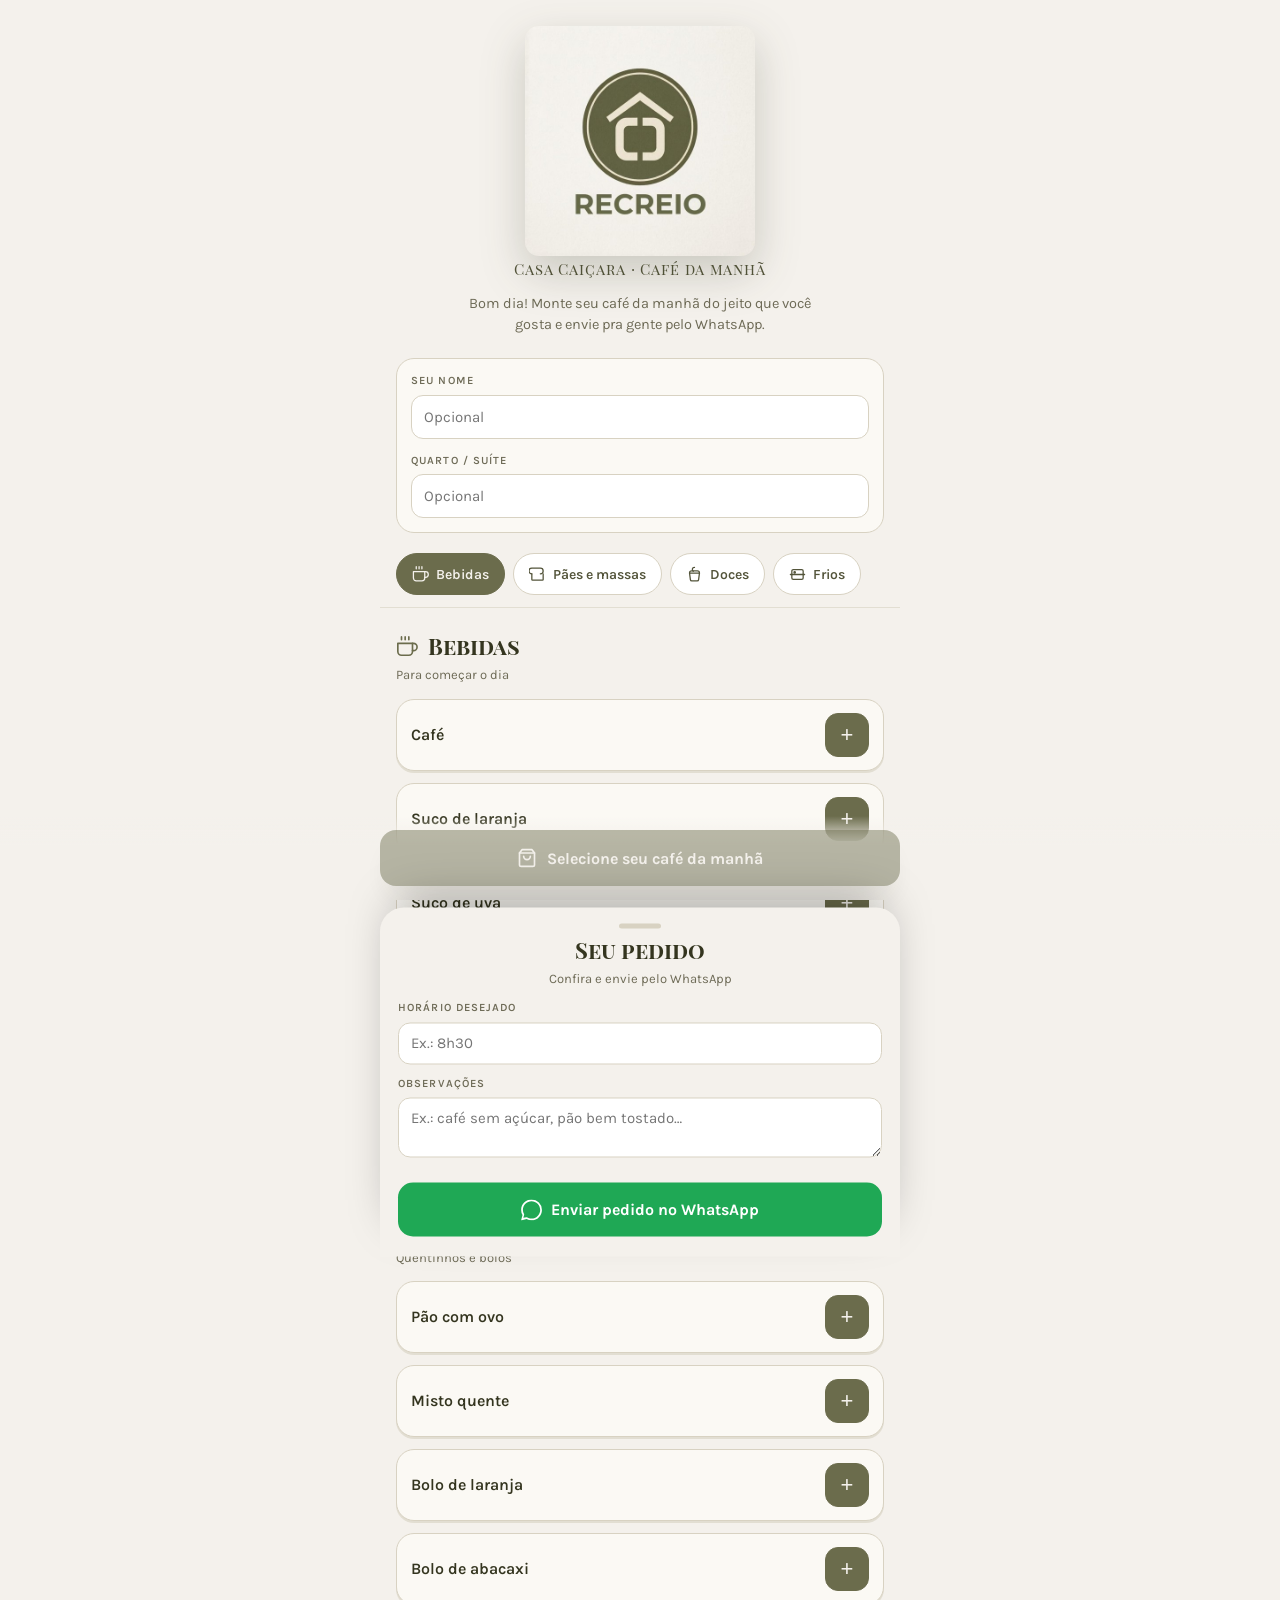
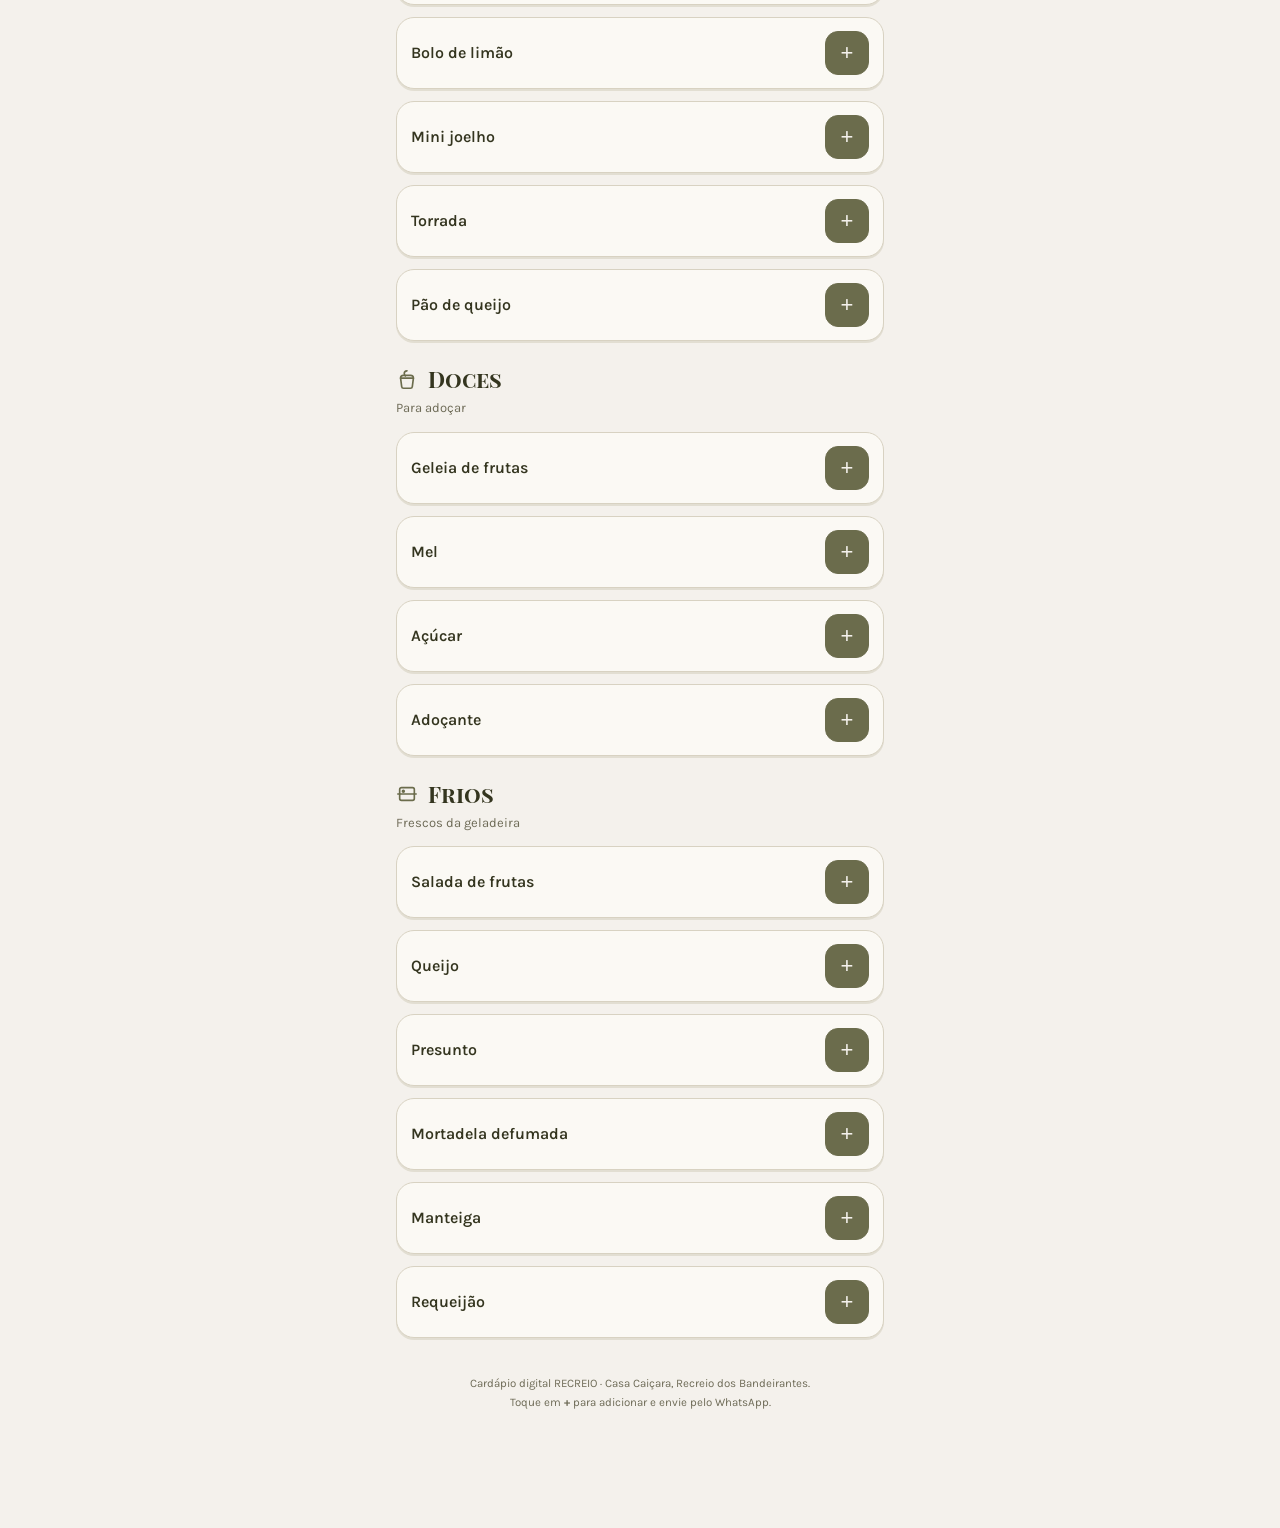
<file: index.html>
<!doctype html>
<html lang="pt-BR">
<head>
<meta charset="utf-8">
<meta name="viewport" content="width=device-width, initial-scale=1, viewport-fit=cover">
<title>RECREIO · Café da manhã</title>
<link rel="preconnect" href="https://fonts.googleapis.com">
<link rel="preconnect" href="https://fonts.gstatic.com" crossorigin>
<link href="https://fonts.googleapis.com/css2?family=Karla:wght@300;400;500;600;700&family=Playfair+Display+SC:wght@400;700&display=swap" rel="stylesheet">
<link rel="stylesheet" href="style.css">
</head>
<body>
<div class="wrap">
  <header class="hero">
    <div class="logo-stage"><img class="logo" id="logo" src="[data-uri]" alt="RECREIO — Casa Caiçara"></div>
    <p class="tagline">Casa Caiçara · Café da manhã</p>
    <p class="hello">Bom dia! Monte seu café da manhã do jeito que você gosta e envie pra gente pelo WhatsApp.</p>
  </header>

  <div class="guest">
    <div class="f"><label for="g-nome">Seu nome</label><input id="g-nome" type="text" placeholder="Opcional" autocomplete="name"></div>
    <div class="f"><label for="g-quarto">Quarto / Suíte</label><input id="g-quarto" type="text" placeholder="Opcional"></div>
  </div>

  <nav class="tabs"><button class="tab active" data-target="cat-0" onclick="goTo('cat-0')"><svg viewBox="0 0 24 24" fill="none" stroke="currentColor" stroke-width="1.8" stroke-linecap="round" stroke-linejoin="round"><path d="M18 8h1a4 4 0 0 1 0 8h-1"/><path d="M2 8h16v9a4 4 0 0 1-4 4H6a4 4 0 0 1-4-4V8z"/><path d="M6 1v3M10 1v3M14 1v3"/></svg><span>Bebidas</span><span class="cnt" id="cnt-0">0</span></button><button class="tab" data-target="cat-1" onclick="goTo('cat-1')"><svg viewBox="0 0 24 24" fill="none" stroke="currentColor" stroke-width="1.8" stroke-linecap="round" stroke-linejoin="round"><path d="M4 11a4 4 0 0 1 0-8h12a4 4 0 0 1 0 8"/><path d="M4 11v8a1 1 0 0 0 1 1h14a1 1 0 0 0 1-1v-8"/></svg><span>Pães e massas</span><span class="cnt" id="cnt-1">0</span></button><button class="tab" data-target="cat-2" onclick="goTo('cat-2')"><svg viewBox="0 0 24 24" fill="none" stroke="currentColor" stroke-width="1.8" stroke-linecap="round" stroke-linejoin="round"><path d="M5 10h14l-1.2 9.2a2 2 0 0 1-2 1.8H8.2a2 2 0 0 1-2-1.8L5 10z"/><path d="M5 10a3 3 0 0 1 3-3h8a3 3 0 0 1 3 3"/><path d="M12 2a3 3 0 0 0-3 3c0 1 .6 2 1.2 2.5"/></svg><span>Doces</span><span class="cnt" id="cnt-2">0</span></button><button class="tab" data-target="cat-3" onclick="goTo('cat-3')"><svg viewBox="0 0 24 24" fill="none" stroke="currentColor" stroke-width="1.8" stroke-linecap="round" stroke-linejoin="round"><path d="M2 12h20"/><path d="M4 12V7a2 2 0 0 1 2-2h12a2 2 0 0 1 2 2v5"/><path d="M4 12v5a2 2 0 0 0 2 2h12a2 2 0 0 0 2-2v-5"/><circle cx="8" cy="9" r="1"/></svg><span>Frios</span><span class="cnt" id="cnt-3">0</span></button></nav>
  <main id="menu"><section class="cat" id="cat-0" data-ci="0"><h2><svg viewBox="0 0 24 24" fill="none" stroke="currentColor" stroke-width="1.8" stroke-linecap="round" stroke-linejoin="round"><path d="M18 8h1a4 4 0 0 1 0 8h-1"/><path d="M2 8h16v9a4 4 0 0 1-4 4H6a4 4 0 0 1-4-4V8z"/><path d="M6 1v3M10 1v3M14 1v3"/></svg>Bebidas</h2><p class="sub">Para começar o dia</p><div class="grid"><div class="item" id="it-0_cafe" data-name="Café" data-cat="Bebidas"><div class="name">Café</div><div class="stepper"><button class="minus" aria-label="Remover Café" onclick="chg('0_cafe',-1)">&minus;</button><span class="qty" id="q-0_cafe">0</span><button class="add" aria-label="Adicionar Café" onclick="chg('0_cafe',1)">+</button></div></div><div class="item" id="it-0_suco-de-laranja" data-name="Suco de laranja" data-cat="Bebidas"><div class="name">Suco de laranja</div><div class="stepper"><button class="minus" aria-label="Remover Suco de laranja" onclick="chg('0_suco-de-laranja',-1)">&minus;</button><span class="qty" id="q-0_suco-de-laranja">0</span><button class="add" aria-label="Adicionar Suco de laranja" onclick="chg('0_suco-de-laranja',1)">+</button></div></div><div class="item" id="it-0_suco-de-uva" data-name="Suco de uva" data-cat="Bebidas"><div class="name">Suco de uva</div><div class="stepper"><button class="minus" aria-label="Remover Suco de uva" onclick="chg('0_suco-de-uva',-1)">&minus;</button><span class="qty" id="q-0_suco-de-uva">0</span><button class="add" aria-label="Adicionar Suco de uva" onclick="chg('0_suco-de-uva',1)">+</button></div></div><div class="item" id="it-0_iogurte" data-name="Iogurte" data-cat="Bebidas"><div class="name">Iogurte</div><div class="stepper"><button class="minus" aria-label="Remover Iogurte" onclick="chg('0_iogurte',-1)">&minus;</button><span class="qty" id="q-0_iogurte">0</span><button class="add" aria-label="Adicionar Iogurte" onclick="chg('0_iogurte',1)">+</button></div></div><div class="item" id="it-0_achocolatado" data-name="Achocolatado" data-cat="Bebidas"><div class="name">Achocolatado</div><div class="stepper"><button class="minus" aria-label="Remover Achocolatado" onclick="chg('0_achocolatado',-1)">&minus;</button><span class="qty" id="q-0_achocolatado">0</span><button class="add" aria-label="Adicionar Achocolatado" onclick="chg('0_achocolatado',1)">+</button></div></div><div class="item" id="it-0_leite" data-name="Leite" data-cat="Bebidas"><div class="name">Leite</div><div class="stepper"><button class="minus" aria-label="Remover Leite" onclick="chg('0_leite',-1)">&minus;</button><span class="qty" id="q-0_leite">0</span><button class="add" aria-label="Adicionar Leite" onclick="chg('0_leite',1)">+</button></div></div></div></section><section class="cat" id="cat-1" data-ci="1"><h2><svg viewBox="0 0 24 24" fill="none" stroke="currentColor" stroke-width="1.8" stroke-linecap="round" stroke-linejoin="round"><path d="M4 11a4 4 0 0 1 0-8h12a4 4 0 0 1 0 8"/><path d="M4 11v8a1 1 0 0 0 1 1h14a1 1 0 0 0 1-1v-8"/></svg>Pães e massas</h2><p class="sub">Quentinhos e bolos</p><div class="grid"><div class="item" id="it-1_pao-com-ovo" data-name="Pão com ovo" data-cat="Pães e massas"><div class="name">Pão com ovo</div><div class="stepper"><button class="minus" aria-label="Remover Pão com ovo" onclick="chg('1_pao-com-ovo',-1)">&minus;</button><span class="qty" id="q-1_pao-com-ovo">0</span><button class="add" aria-label="Adicionar Pão com ovo" onclick="chg('1_pao-com-ovo',1)">+</button></div></div><div class="item" id="it-1_misto-quente" data-name="Misto quente" data-cat="Pães e massas"><div class="name">Misto quente</div><div class="stepper"><button class="minus" aria-label="Remover Misto quente" onclick="chg('1_misto-quente',-1)">&minus;</button><span class="qty" id="q-1_misto-quente">0</span><button class="add" aria-label="Adicionar Misto quente" onclick="chg('1_misto-quente',1)">+</button></div></div><div class="item" id="it-1_bolo-de-laranja" data-name="Bolo de laranja" data-cat="Pães e massas"><div class="name">Bolo de laranja</div><div class="stepper"><button class="minus" aria-label="Remover Bolo de laranja" onclick="chg('1_bolo-de-laranja',-1)">&minus;</button><span class="qty" id="q-1_bolo-de-laranja">0</span><button class="add" aria-label="Adicionar Bolo de laranja" onclick="chg('1_bolo-de-laranja',1)">+</button></div></div><div class="item" id="it-1_bolo-de-abacaxi" data-name="Bolo de abacaxi" data-cat="Pães e massas"><div class="name">Bolo de abacaxi</div><div class="stepper"><button class="minus" aria-label="Remover Bolo de abacaxi" onclick="chg('1_bolo-de-abacaxi',-1)">&minus;</button><span class="qty" id="q-1_bolo-de-abacaxi">0</span><button class="add" aria-label="Adicionar Bolo de abacaxi" onclick="chg('1_bolo-de-abacaxi',1)">+</button></div></div><div class="item" id="it-1_bolo-de-limao" data-name="Bolo de limão" data-cat="Pães e massas"><div class="name">Bolo de limão</div><div class="stepper"><button class="minus" aria-label="Remover Bolo de limão" onclick="chg('1_bolo-de-limao',-1)">&minus;</button><span class="qty" id="q-1_bolo-de-limao">0</span><button class="add" aria-label="Adicionar Bolo de limão" onclick="chg('1_bolo-de-limao',1)">+</button></div></div><div class="item" id="it-1_mini-joelho" data-name="Mini joelho" data-cat="Pães e massas"><div class="name">Mini joelho</div><div class="stepper"><button class="minus" aria-label="Remover Mini joelho" onclick="chg('1_mini-joelho',-1)">&minus;</button><span class="qty" id="q-1_mini-joelho">0</span><button class="add" aria-label="Adicionar Mini joelho" onclick="chg('1_mini-joelho',1)">+</button></div></div><div class="item" id="it-1_torrada" data-name="Torrada" data-cat="Pães e massas"><div class="name">Torrada</div><div class="stepper"><button class="minus" aria-label="Remover Torrada" onclick="chg('1_torrada',-1)">&minus;</button><span class="qty" id="q-1_torrada">0</span><button class="add" aria-label="Adicionar Torrada" onclick="chg('1_torrada',1)">+</button></div></div><div class="item" id="it-1_pao-de-queijo" data-name="Pão de queijo" data-cat="Pães e massas"><div class="name">Pão de queijo</div><div class="stepper"><button class="minus" aria-label="Remover Pão de queijo" onclick="chg('1_pao-de-queijo',-1)">&minus;</button><span class="qty" id="q-1_pao-de-queijo">0</span><button class="add" aria-label="Adicionar Pão de queijo" onclick="chg('1_pao-de-queijo',1)">+</button></div></div></div></section><section class="cat" id="cat-2" data-ci="2"><h2><svg viewBox="0 0 24 24" fill="none" stroke="currentColor" stroke-width="1.8" stroke-linecap="round" stroke-linejoin="round"><path d="M5 10h14l-1.2 9.2a2 2 0 0 1-2 1.8H8.2a2 2 0 0 1-2-1.8L5 10z"/><path d="M5 10a3 3 0 0 1 3-3h8a3 3 0 0 1 3 3"/><path d="M12 2a3 3 0 0 0-3 3c0 1 .6 2 1.2 2.5"/></svg>Doces</h2><p class="sub">Para adoçar</p><div class="grid"><div class="item" id="it-2_geleia-de-frutas" data-name="Geleia de frutas" data-cat="Doces"><div class="name">Geleia de frutas</div><div class="stepper"><button class="minus" aria-label="Remover Geleia de frutas" onclick="chg('2_geleia-de-frutas',-1)">&minus;</button><span class="qty" id="q-2_geleia-de-frutas">0</span><button class="add" aria-label="Adicionar Geleia de frutas" onclick="chg('2_geleia-de-frutas',1)">+</button></div></div><div class="item" id="it-2_mel" data-name="Mel" data-cat="Doces"><div class="name">Mel</div><div class="stepper"><button class="minus" aria-label="Remover Mel" onclick="chg('2_mel',-1)">&minus;</button><span class="qty" id="q-2_mel">0</span><button class="add" aria-label="Adicionar Mel" onclick="chg('2_mel',1)">+</button></div></div><div class="item" id="it-2_acucar" data-name="Açúcar" data-cat="Doces"><div class="name">Açúcar</div><div class="stepper"><button class="minus" aria-label="Remover Açúcar" onclick="chg('2_acucar',-1)">&minus;</button><span class="qty" id="q-2_acucar">0</span><button class="add" aria-label="Adicionar Açúcar" onclick="chg('2_acucar',1)">+</button></div></div><div class="item" id="it-2_adocante" data-name="Adoçante" data-cat="Doces"><div class="name">Adoçante</div><div class="stepper"><button class="minus" aria-label="Remover Adoçante" onclick="chg('2_adocante',-1)">&minus;</button><span class="qty" id="q-2_adocante">0</span><button class="add" aria-label="Adicionar Adoçante" onclick="chg('2_adocante',1)">+</button></div></div></div></section><section class="cat" id="cat-3" data-ci="3"><h2><svg viewBox="0 0 24 24" fill="none" stroke="currentColor" stroke-width="1.8" stroke-linecap="round" stroke-linejoin="round"><path d="M2 12h20"/><path d="M4 12V7a2 2 0 0 1 2-2h12a2 2 0 0 1 2 2v5"/><path d="M4 12v5a2 2 0 0 0 2 2h12a2 2 0 0 0 2-2v-5"/><circle cx="8" cy="9" r="1"/></svg>Frios</h2><p class="sub">Frescos da geladeira</p><div class="grid"><div class="item" id="it-3_salada-de-frutas" data-name="Salada de frutas" data-cat="Frios"><div class="name">Salada de frutas</div><div class="stepper"><button class="minus" aria-label="Remover Salada de frutas" onclick="chg('3_salada-de-frutas',-1)">&minus;</button><span class="qty" id="q-3_salada-de-frutas">0</span><button class="add" aria-label="Adicionar Salada de frutas" onclick="chg('3_salada-de-frutas',1)">+</button></div></div><div class="item" id="it-3_queijo" data-name="Queijo" data-cat="Frios"><div class="name">Queijo</div><div class="stepper"><button class="minus" aria-label="Remover Queijo" onclick="chg('3_queijo',-1)">&minus;</button><span class="qty" id="q-3_queijo">0</span><button class="add" aria-label="Adicionar Queijo" onclick="chg('3_queijo',1)">+</button></div></div><div class="item" id="it-3_presunto" data-name="Presunto" data-cat="Frios"><div class="name">Presunto</div><div class="stepper"><button class="minus" aria-label="Remover Presunto" onclick="chg('3_presunto',-1)">&minus;</button><span class="qty" id="q-3_presunto">0</span><button class="add" aria-label="Adicionar Presunto" onclick="chg('3_presunto',1)">+</button></div></div><div class="item" id="it-3_mortadela-defumada" data-name="Mortadela defumada" data-cat="Frios"><div class="name">Mortadela defumada</div><div class="stepper"><button class="minus" aria-label="Remover Mortadela defumada" onclick="chg('3_mortadela-defumada',-1)">&minus;</button><span class="qty" id="q-3_mortadela-defumada">0</span><button class="add" aria-label="Adicionar Mortadela defumada" onclick="chg('3_mortadela-defumada',1)">+</button></div></div><div class="item" id="it-3_manteiga" data-name="Manteiga" data-cat="Frios"><div class="name">Manteiga</div><div class="stepper"><button class="minus" aria-label="Remover Manteiga" onclick="chg('3_manteiga',-1)">&minus;</button><span class="qty" id="q-3_manteiga">0</span><button class="add" aria-label="Adicionar Manteiga" onclick="chg('3_manteiga',1)">+</button></div></div><div class="item" id="it-3_requeijao" data-name="Requeijão" data-cat="Frios"><div class="name">Requeijão</div><div class="stepper"><button class="minus" aria-label="Remover Requeijão" onclick="chg('3_requeijao',-1)">&minus;</button><span class="qty" id="q-3_requeijao">0</span><button class="add" aria-label="Adicionar Requeijão" onclick="chg('3_requeijao',1)">+</button></div></div></div></section></main>

  <p class="foot">Cardápio digital RECREIO · Casa Caiçara, Recreio dos Bandeirantes.<br>Toque em <strong>+</strong> para adicionar e envie pelo WhatsApp.</p>
</div>

<div class="cartbar"><div class="inner">
  <button class="cartbtn" id="cartbtn" disabled>
    <svg viewBox="0 0 24 24" fill="none" stroke="currentColor" stroke-width="2" stroke-linecap="round" stroke-linejoin="round"><path d="M6 2 3 6v14a2 2 0 0 0 2 2h14a2 2 0 0 0 2-2V6l-3-4z"/><path d="M3 6h18"/><path d="M16 10a4 4 0 0 1-8 0"/></svg>
    <span id="cartlabel">Selecione seu café da manhã</span>
    <span class="badge" id="cartbadge" style="display:none">0</span>
  </button>
</div></div>

<div class="scrim" id="scrim"></div>
<section class="sheet" id="sheet" role="dialog" aria-modal="true" aria-label="Seu pedido">
  <div class="grab"></div>
  <h3>Seu pedido</h3>
  <p class="sh-sub">Confira e envie pelo WhatsApp</p>
  <div id="ordlist"></div>
  <div class="extra">
    <label for="g-hora">Horário desejado</label>
    <input id="g-hora" type="text" placeholder="Ex.: 8h30">
    <label for="g-obs">Observações</label>
    <textarea id="g-obs" rows="2" placeholder="Ex.: café sem açúcar, pão bem tostado…"></textarea>
    <button class="send" id="send">
      <svg viewBox="0 0 24 24" fill="currentColor"><path d="M.057 24l1.687-6.163a11.867 11.867 0 0 1-1.587-5.946C.16 5.335 5.495 0 12.05 0a11.817 11.817 0 0 1 8.413 3.488 11.824 11.824 0 0 1 3.48 8.414c-.003 6.557-5.338 11.892-11.893 11.892a11.9 11.9 0 0 1-5.688-1.448L.057 24zm6.597-3.807c1.676.995 3.276 1.591 5.392 1.592 5.448 0 9.886-4.434 9.889-9.885.002-5.462-4.415-9.89-9.881-9.892-5.452 0-9.887 4.434-9.889 9.884a9.86 9.86 0 0 0 1.51 5.26l-.999 3.648 3.788-.607z"/></svg>
      Enviar pedido no WhatsApp
    </button>
  </div>
</section>

<script src="script.js"></script>
</body>
</html>
</file>
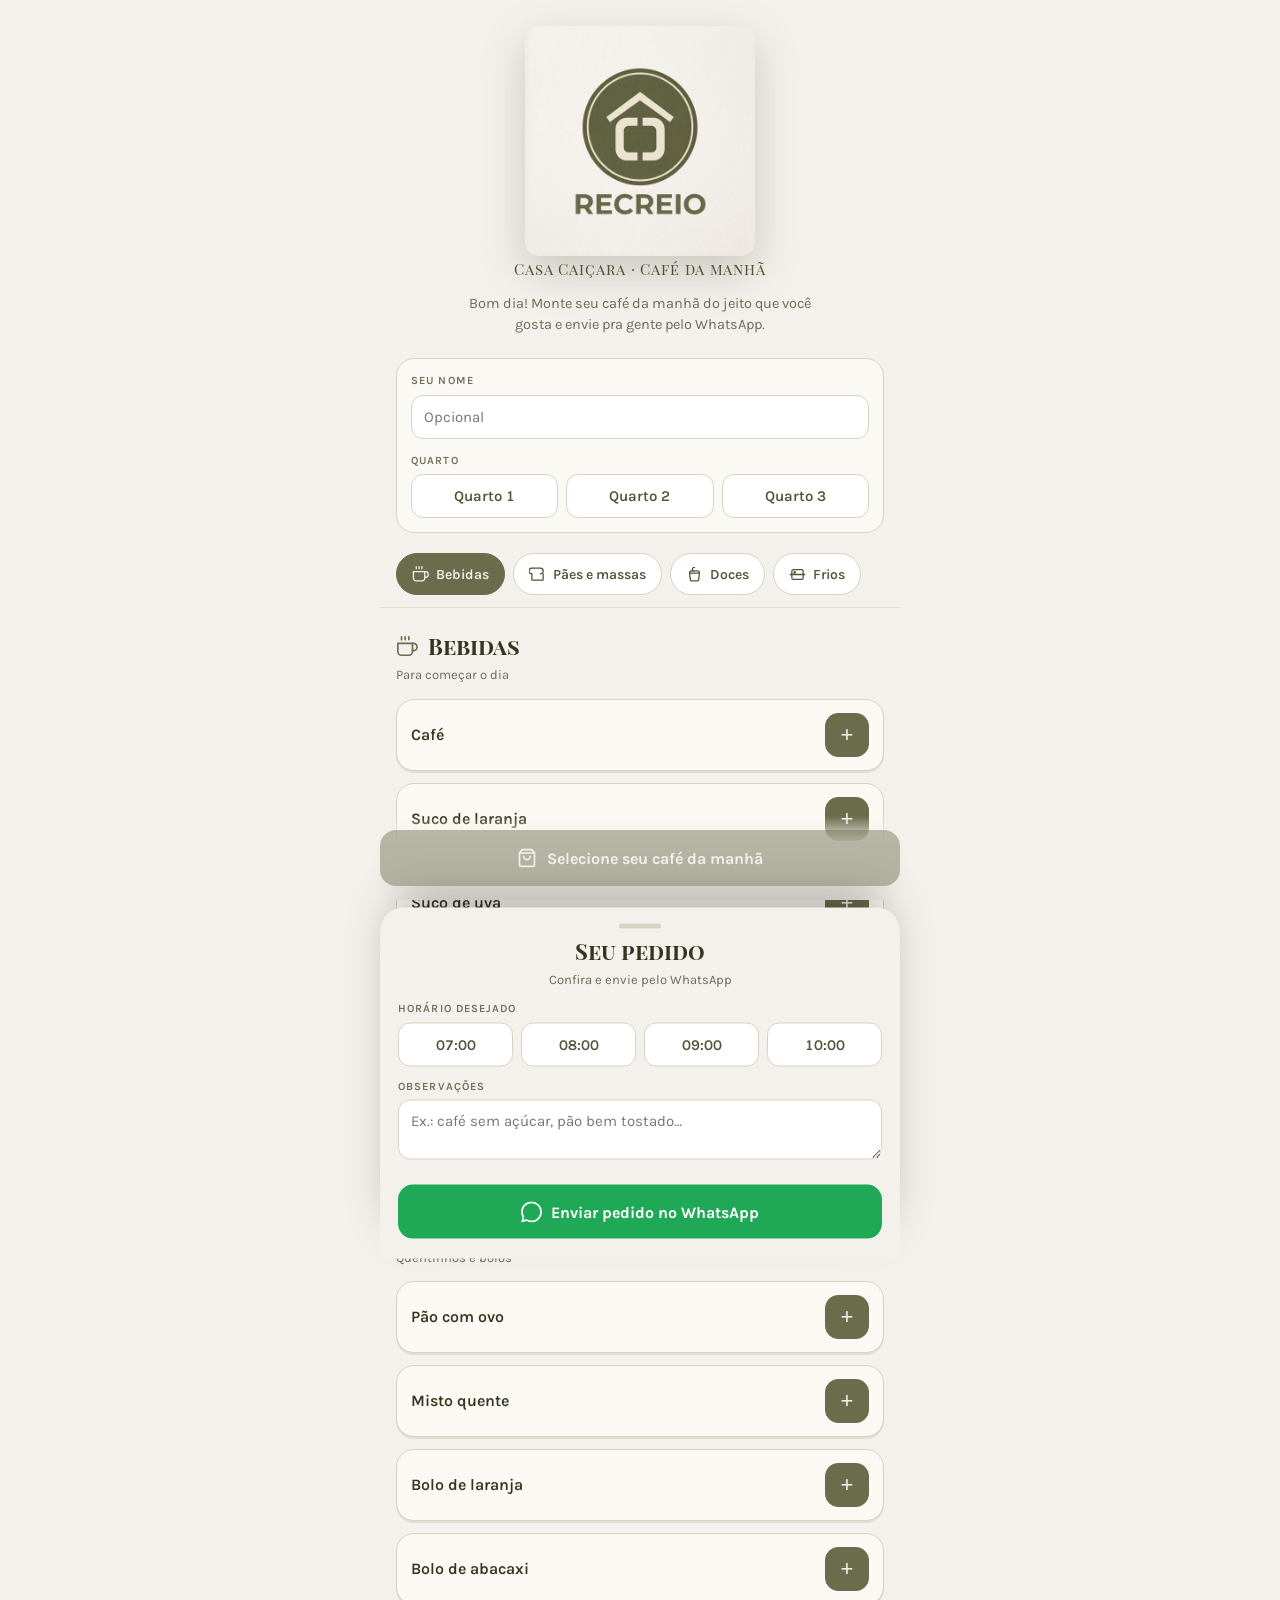
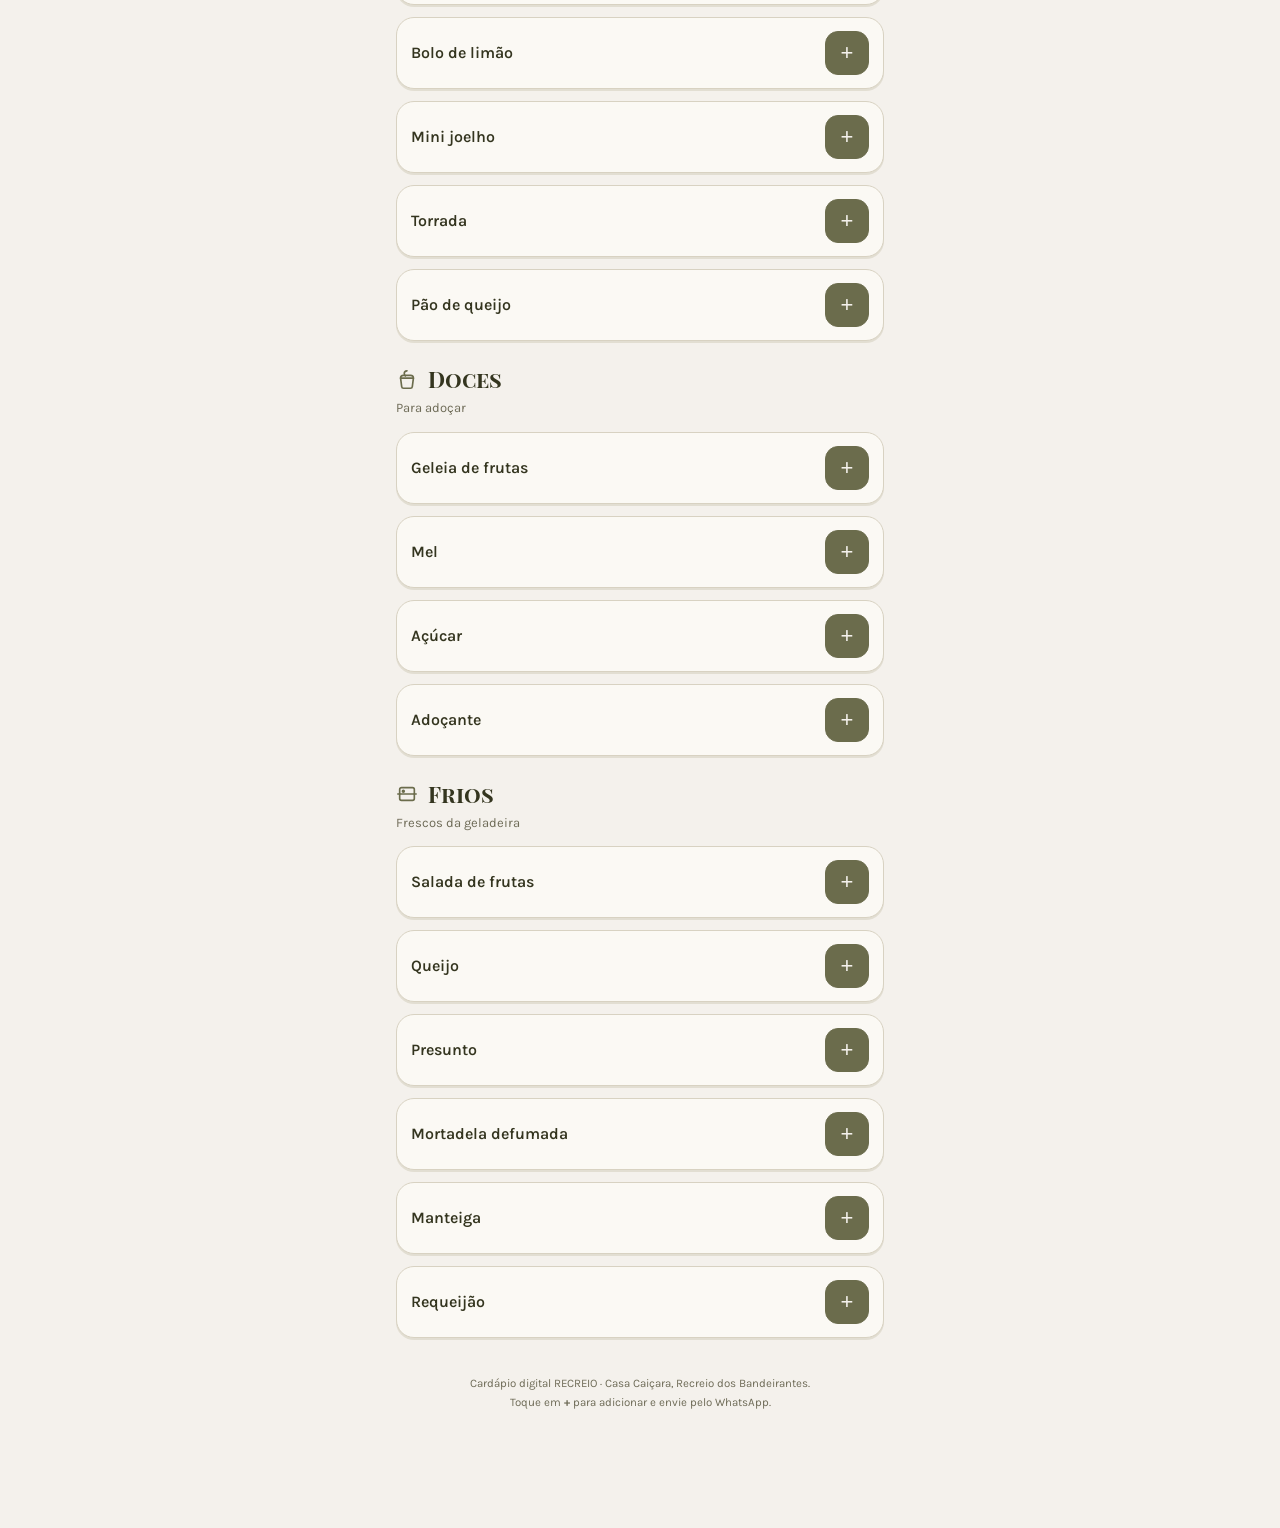
<file: cardapio-recreio.html>
<!doctype html>
<html lang="pt-BR">
<head>
<meta charset="utf-8">
<meta name="viewport" content="width=device-width, initial-scale=1, viewport-fit=cover">
<title>RECREIO · Café da manhã</title>
<link rel="preconnect" href="https://fonts.googleapis.com">
<link rel="preconnect" href="https://fonts.gstatic.com" crossorigin>
<link href="https://fonts.googleapis.com/css2?family=Karla:wght@300;400;500;600;700&family=Playfair+Display+SC:wght@400;700&display=swap" rel="stylesheet">
<style>
:root{
  --olive:#6B6C4C;--olive-d:#53543A;--olive-dd:#34351F;
  --cream:#F4F1EC;--cream2:#EBE6D9;--cream3:#FBF9F4;
  --line:#D8D2C2;--gold:#B98A3E;--ink:#34351F;--muted:#6E6B57;--ok:#1FA855;
  --r:18px;--shadow:0 16px 34px -18px rgba(52,53,31,.55);
}
*{box-sizing:border-box}
html{-webkit-text-size-adjust:100%;scroll-behavior:smooth}
body{margin:0;background:radial-gradient(900px 500px at 80% -10%,rgba(107,108,76,.10),transparent 60%),var(--cream);
  color:var(--ink);font-family:"Karla",system-ui,sans-serif;line-height:1.5;-webkit-font-smoothing:antialiased;padding-bottom:96px}
.wrap{max-width:520px;margin:0 auto;padding:0 16px}

/* HERO */
.hero{text-align:center;padding:26px 16px 6px}
.logo-stage{perspective:800px;display:flex;justify-content:center}
.logo{width:230px;max-width:64vw;height:auto;transform-style:preserve-3d;transition:transform .15s ease-out;
  will-change:transform;filter:drop-shadow(0 16px 22px rgba(52,53,31,.22));border-radius:14px}
.tagline{font-family:"Playfair Display SC",serif;font-size:15px;letter-spacing:.06em;color:var(--olive-d);margin:2px 0 0}
.hello{color:var(--muted);font-size:14.5px;margin:12px auto 0;max-width:42ch}

/* guest */
.guest{background:var(--cream3);border:1px solid var(--line);border-radius:var(--r);padding:14px;margin:16px 0 4px;display:flex;flex-direction:column;gap:14px}
.guest .f{flex:1}
.guest label{display:block;font-size:11px;letter-spacing:.1em;text-transform:uppercase;color:var(--muted);margin-bottom:5px;font-weight:600}
.guest input{width:100%;height:44px;border:1px solid var(--line);border-radius:12px;background:#fff;padding:0 12px;font-family:inherit;font-size:15px;color:var(--ink)}
.guest input:focus{outline:2px solid var(--olive);outline-offset:1px;border-color:var(--olive)}

/* chips (escolha de quarto / horário) */
.chips{display:flex;gap:8px;flex-wrap:wrap}
.chip{flex:1 1 0;min-width:70px;height:44px;border:1px solid var(--line);border-radius:12px;background:#fff;
  font-family:inherit;font-weight:600;font-size:15px;color:var(--olive-d);cursor:pointer;
  display:flex;align-items:center;justify-content:center;font-variant-numeric:tabular-nums;
  transition:background .2s,color .2s,border-color .2s,transform .12s;-webkit-tap-highlight-color:transparent}
.chip:active{transform:scale(.96)}
.chip.sel{background:var(--olive);color:var(--cream);border-color:var(--olive);box-shadow:var(--shadow)}

/* tabs */
.tabs{position:sticky;top:0;z-index:30;display:flex;gap:8px;overflow-x:auto;margin:8px -16px 0;padding:12px 16px;
  background:var(--cream);border-bottom:1px solid rgba(216,210,194,.6);scrollbar-width:none}
.tabs::-webkit-scrollbar{display:none}
.tab{flex:none;height:42px;padding:0 15px;border-radius:999px;border:1px solid var(--line);background:#fff;
  font-family:inherit;font-weight:600;font-size:14px;color:var(--olive-d);cursor:pointer;white-space:nowrap;
  display:flex;align-items:center;gap:7px;transition:background .2s,color .2s}
.tab.active{background:var(--olive);color:var(--cream);border-color:var(--olive)}
.tab svg{width:17px;height:17px}
.tab .cnt{min-width:18px;height:18px;border-radius:9px;background:var(--gold);color:#fff;font-size:11px;align-items:center;justify-content:center;padding:0 5px;font-weight:700;display:none}
.tab .cnt.show{display:flex}

/* category */
.cat{padding-top:22px}
.cat h2{font-family:"Playfair Display SC",serif;font-weight:700;font-size:22px;color:var(--olive-dd);margin:0 0 2px;display:flex;align-items:center;gap:10px}
.cat h2 svg{width:22px;height:22px;color:var(--olive)}
.cat .sub{color:var(--muted);font-size:13px;margin:0 0 14px}
.grid{display:grid;gap:12px}

/* item — VISIBLE BY DEFAULT; animation is enhancement only */
.item{background:var(--cream3);border:1px solid var(--line);border-radius:var(--r);padding:13px 14px;
  display:flex;align-items:center;justify-content:space-between;gap:12px;
  box-shadow:0 2px 0 rgba(216,210,194,.6);transition:box-shadow .22s,border-color .2s,background .2s;
  opacity:1;animation:itemIn .5s both}
@keyframes itemIn{from{opacity:0;transform:translateY(12px)}to{opacity:1;transform:none}}
.grid .item:nth-child(1){animation-delay:.02s}.grid .item:nth-child(2){animation-delay:.06s}
.grid .item:nth-child(3){animation-delay:.10s}.grid .item:nth-child(4){animation-delay:.14s}
.grid .item:nth-child(5){animation-delay:.18s}.grid .item:nth-child(6){animation-delay:.22s}
.grid .item:nth-child(7){animation-delay:.26s}.grid .item:nth-child(8){animation-delay:.30s}
.item.sel{border-color:var(--olive);box-shadow:var(--shadow);background:#fff}
.item .name{font-weight:600;font-size:16px;color:var(--ink)}
.stepper{display:flex;align-items:center;gap:6px;flex:none}
.stepper button{width:44px;height:44px;border-radius:13px;border:1px solid var(--line);background:#fff;color:var(--olive-d);
  font-size:22px;line-height:1;cursor:pointer;display:flex;align-items:center;justify-content:center;transition:transform .12s;-webkit-tap-highlight-color:transparent}
.stepper button:active{transform:scale(.9)}
.stepper button.add{background:var(--olive);color:var(--cream);border-color:var(--olive)}
.stepper .qty{min-width:22px;text-align:center;font-weight:700;font-variant-numeric:tabular-nums;font-size:16px;display:none}
.stepper .minus{display:none}
.item.sel .stepper .qty,.item.sel .stepper .minus{display:flex;align-items:center;justify-content:center}

/* cart bar */
.cartbar{position:fixed;left:0;right:0;bottom:0;z-index:40;background:linear-gradient(rgba(244,241,236,0),var(--cream) 34%);padding:14px 16px calc(14px + env(safe-area-inset-bottom))}
.cartbar .inner{max-width:520px;margin:0 auto}
.cartbtn{width:100%;height:56px;border:0;border-radius:16px;background:var(--olive);color:var(--cream);font-family:inherit;font-weight:700;font-size:16px;cursor:pointer;display:flex;align-items:center;justify-content:center;gap:10px;box-shadow:var(--shadow);transition:transform .14s,opacity .2s}
.cartbtn:active{transform:scale(.98)}
.cartbtn[disabled]{opacity:.45}
.cartbtn .badge{min-width:24px;height:24px;border-radius:12px;background:var(--cream);color:var(--olive);display:flex;align-items:center;justify-content:center;font-size:13px;font-weight:700;padding:0 6px}
.cartbtn svg{width:20px;height:20px}

/* modal */
.scrim{position:fixed;inset:0;background:rgba(52,53,31,.5);z-index:50;opacity:0;pointer-events:none;transition:opacity .25s}
.scrim.open{opacity:1;pointer-events:auto}
.sheet{position:fixed;left:0;right:0;bottom:0;z-index:60;background:var(--cream);border-radius:24px 24px 0 0;max-width:520px;margin:0 auto;max-height:88vh;overflow-y:auto;transform:translateY(102%);transition:transform .32s cubic-bezier(.22,1,.36,1);padding:8px 18px calc(20px + env(safe-area-inset-bottom));box-shadow:0 -20px 50px -20px rgba(0,0,0,.4)}
.sheet.open{transform:translateY(0)}
.grab{width:42px;height:5px;border-radius:3px;background:var(--line);margin:8px auto 6px}
.sheet h3{font-family:"Playfair Display SC",serif;font-size:22px;color:var(--olive-dd);margin:6px 0 2px;text-align:center}
.sh-sub{text-align:center;color:var(--muted);font-size:13px;margin:0 0 8px}
.ord-cat{font-family:"Playfair Display SC",serif;font-size:14px;letter-spacing:.06em;color:var(--olive);text-transform:uppercase;margin:16px 0 4px;border-bottom:1px solid var(--line);padding-bottom:5px}
.ord-line{display:flex;justify-content:space-between;align-items:center;padding:8px 0;font-size:15.5px}
.ord-line .q{font-weight:700;color:var(--olive-d);font-variant-numeric:tabular-nums;min-width:34px}
.ord-line .nm{flex:1}
.ord-line .rm{border:0;background:none;color:var(--muted);font-size:13px;cursor:pointer;text-decoration:underline}
.extra label{display:block;font-size:11px;letter-spacing:.1em;text-transform:uppercase;color:var(--muted);margin:12px 0 5px;font-weight:600}
.extra input,.extra textarea{width:100%;border:1px solid var(--line);border-radius:12px;background:#fff;padding:11px 12px;font-family:inherit;font-size:15px;color:var(--ink);resize:vertical}
.extra input:focus,.extra textarea:focus{outline:2px solid var(--olive);outline-offset:1px;border-color:var(--olive)}
.send{width:100%;height:54px;margin-top:18px;border:0;border-radius:15px;background:var(--ok);color:#fff;font-family:inherit;font-weight:700;font-size:16px;cursor:pointer;display:flex;align-items:center;justify-content:center;gap:9px;transition:transform .14s}
.send:active{transform:scale(.98)}
.send svg{width:21px;height:21px}
.empty{text-align:center;color:var(--muted);padding:24px 0;font-size:14px}
.foot{text-align:center;color:var(--muted);font-size:11.5px;padding:24px 16px 8px;line-height:1.7}

@media (prefers-reduced-motion:reduce){
  *{transition:none!important;animation:none!important}
  .logo{transform:none!important}.item{opacity:1!important;transform:none!important}
}
:focus-visible{outline:2px solid var(--gold);outline-offset:2px}

</style>
</head>
<body>
<div class="wrap">
  <header class="hero">
    <div class="logo-stage"><img class="logo" id="logo" src="[data-uri]" alt="RECREIO — Casa Caiçara"></div>
    <p class="tagline">Casa Caiçara · Café da manhã</p>
    <p class="hello">Bom dia! Monte seu café da manhã do jeito que você gosta e envie pra gente pelo WhatsApp.</p>
  </header>

  <div class="guest">
    <div class="f"><label for="g-nome">Seu nome</label><input id="g-nome" type="text" placeholder="Opcional" autocomplete="name"></div>
    <div class="f"><label>Quarto</label>
      <div class="chips" id="rooms">
        <button class="chip" type="button" data-room="Quarto 1">Quarto 1</button>
        <button class="chip" type="button" data-room="Quarto 2">Quarto 2</button>
        <button class="chip" type="button" data-room="Quarto 3">Quarto 3</button>
      </div>
    </div>
  </div>

  <nav class="tabs"><button class="tab active" data-target="cat-0" onclick="goTo('cat-0')"><svg viewBox="0 0 24 24" fill="none" stroke="currentColor" stroke-width="1.8" stroke-linecap="round" stroke-linejoin="round"><path d="M18 8h1a4 4 0 0 1 0 8h-1"/><path d="M2 8h16v9a4 4 0 0 1-4 4H6a4 4 0 0 1-4-4V8z"/><path d="M6 1v3M10 1v3M14 1v3"/></svg><span>Bebidas</span><span class="cnt" id="cnt-0">0</span></button><button class="tab" data-target="cat-1" onclick="goTo('cat-1')"><svg viewBox="0 0 24 24" fill="none" stroke="currentColor" stroke-width="1.8" stroke-linecap="round" stroke-linejoin="round"><path d="M4 11a4 4 0 0 1 0-8h12a4 4 0 0 1 0 8"/><path d="M4 11v8a1 1 0 0 0 1 1h14a1 1 0 0 0 1-1v-8"/></svg><span>Pães e massas</span><span class="cnt" id="cnt-1">0</span></button><button class="tab" data-target="cat-2" onclick="goTo('cat-2')"><svg viewBox="0 0 24 24" fill="none" stroke="currentColor" stroke-width="1.8" stroke-linecap="round" stroke-linejoin="round"><path d="M5 10h14l-1.2 9.2a2 2 0 0 1-2 1.8H8.2a2 2 0 0 1-2-1.8L5 10z"/><path d="M5 10a3 3 0 0 1 3-3h8a3 3 0 0 1 3 3"/><path d="M12 2a3 3 0 0 0-3 3c0 1 .6 2 1.2 2.5"/></svg><span>Doces</span><span class="cnt" id="cnt-2">0</span></button><button class="tab" data-target="cat-3" onclick="goTo('cat-3')"><svg viewBox="0 0 24 24" fill="none" stroke="currentColor" stroke-width="1.8" stroke-linecap="round" stroke-linejoin="round"><path d="M2 12h20"/><path d="M4 12V7a2 2 0 0 1 2-2h12a2 2 0 0 1 2 2v5"/><path d="M4 12v5a2 2 0 0 0 2 2h12a2 2 0 0 0 2-2v-5"/><circle cx="8" cy="9" r="1"/></svg><span>Frios</span><span class="cnt" id="cnt-3">0</span></button></nav>
  <main id="menu"><section class="cat" id="cat-0" data-ci="0"><h2><svg viewBox="0 0 24 24" fill="none" stroke="currentColor" stroke-width="1.8" stroke-linecap="round" stroke-linejoin="round"><path d="M18 8h1a4 4 0 0 1 0 8h-1"/><path d="M2 8h16v9a4 4 0 0 1-4 4H6a4 4 0 0 1-4-4V8z"/><path d="M6 1v3M10 1v3M14 1v3"/></svg>Bebidas</h2><p class="sub">Para começar o dia</p><div class="grid"><div class="item" id="it-0_cafe" data-name="Café" data-cat="Bebidas"><div class="name">Café</div><div class="stepper"><button class="minus" aria-label="Remover Café" onclick="chg('0_cafe',-1)">&minus;</button><span class="qty" id="q-0_cafe">0</span><button class="add" aria-label="Adicionar Café" onclick="chg('0_cafe',1)">+</button></div></div><div class="item" id="it-0_suco-de-laranja" data-name="Suco de laranja" data-cat="Bebidas"><div class="name">Suco de laranja</div><div class="stepper"><button class="minus" aria-label="Remover Suco de laranja" onclick="chg('0_suco-de-laranja',-1)">&minus;</button><span class="qty" id="q-0_suco-de-laranja">0</span><button class="add" aria-label="Adicionar Suco de laranja" onclick="chg('0_suco-de-laranja',1)">+</button></div></div><div class="item" id="it-0_suco-de-uva" data-name="Suco de uva" data-cat="Bebidas"><div class="name">Suco de uva</div><div class="stepper"><button class="minus" aria-label="Remover Suco de uva" onclick="chg('0_suco-de-uva',-1)">&minus;</button><span class="qty" id="q-0_suco-de-uva">0</span><button class="add" aria-label="Adicionar Suco de uva" onclick="chg('0_suco-de-uva',1)">+</button></div></div><div class="item" id="it-0_iogurte" data-name="Iogurte" data-cat="Bebidas"><div class="name">Iogurte</div><div class="stepper"><button class="minus" aria-label="Remover Iogurte" onclick="chg('0_iogurte',-1)">&minus;</button><span class="qty" id="q-0_iogurte">0</span><button class="add" aria-label="Adicionar Iogurte" onclick="chg('0_iogurte',1)">+</button></div></div><div class="item" id="it-0_achocolatado" data-name="Achocolatado" data-cat="Bebidas"><div class="name">Achocolatado</div><div class="stepper"><button class="minus" aria-label="Remover Achocolatado" onclick="chg('0_achocolatado',-1)">&minus;</button><span class="qty" id="q-0_achocolatado">0</span><button class="add" aria-label="Adicionar Achocolatado" onclick="chg('0_achocolatado',1)">+</button></div></div><div class="item" id="it-0_leite" data-name="Leite" data-cat="Bebidas"><div class="name">Leite</div><div class="stepper"><button class="minus" aria-label="Remover Leite" onclick="chg('0_leite',-1)">&minus;</button><span class="qty" id="q-0_leite">0</span><button class="add" aria-label="Adicionar Leite" onclick="chg('0_leite',1)">+</button></div></div></div></section><section class="cat" id="cat-1" data-ci="1"><h2><svg viewBox="0 0 24 24" fill="none" stroke="currentColor" stroke-width="1.8" stroke-linecap="round" stroke-linejoin="round"><path d="M4 11a4 4 0 0 1 0-8h12a4 4 0 0 1 0 8"/><path d="M4 11v8a1 1 0 0 0 1 1h14a1 1 0 0 0 1-1v-8"/></svg>Pães e massas</h2><p class="sub">Quentinhos e bolos</p><div class="grid"><div class="item" id="it-1_pao-com-ovo" data-name="Pão com ovo" data-cat="Pães e massas"><div class="name">Pão com ovo</div><div class="stepper"><button class="minus" aria-label="Remover Pão com ovo" onclick="chg('1_pao-com-ovo',-1)">&minus;</button><span class="qty" id="q-1_pao-com-ovo">0</span><button class="add" aria-label="Adicionar Pão com ovo" onclick="chg('1_pao-com-ovo',1)">+</button></div></div><div class="item" id="it-1_misto-quente" data-name="Misto quente" data-cat="Pães e massas"><div class="name">Misto quente</div><div class="stepper"><button class="minus" aria-label="Remover Misto quente" onclick="chg('1_misto-quente',-1)">&minus;</button><span class="qty" id="q-1_misto-quente">0</span><button class="add" aria-label="Adicionar Misto quente" onclick="chg('1_misto-quente',1)">+</button></div></div><div class="item" id="it-1_bolo-de-laranja" data-name="Bolo de laranja" data-cat="Pães e massas"><div class="name">Bolo de laranja</div><div class="stepper"><button class="minus" aria-label="Remover Bolo de laranja" onclick="chg('1_bolo-de-laranja',-1)">&minus;</button><span class="qty" id="q-1_bolo-de-laranja">0</span><button class="add" aria-label="Adicionar Bolo de laranja" onclick="chg('1_bolo-de-laranja',1)">+</button></div></div><div class="item" id="it-1_bolo-de-abacaxi" data-name="Bolo de abacaxi" data-cat="Pães e massas"><div class="name">Bolo de abacaxi</div><div class="stepper"><button class="minus" aria-label="Remover Bolo de abacaxi" onclick="chg('1_bolo-de-abacaxi',-1)">&minus;</button><span class="qty" id="q-1_bolo-de-abacaxi">0</span><button class="add" aria-label="Adicionar Bolo de abacaxi" onclick="chg('1_bolo-de-abacaxi',1)">+</button></div></div><div class="item" id="it-1_bolo-de-limao" data-name="Bolo de limão" data-cat="Pães e massas"><div class="name">Bolo de limão</div><div class="stepper"><button class="minus" aria-label="Remover Bolo de limão" onclick="chg('1_bolo-de-limao',-1)">&minus;</button><span class="qty" id="q-1_bolo-de-limao">0</span><button class="add" aria-label="Adicionar Bolo de limão" onclick="chg('1_bolo-de-limao',1)">+</button></div></div><div class="item" id="it-1_mini-joelho" data-name="Mini joelho" data-cat="Pães e massas"><div class="name">Mini joelho</div><div class="stepper"><button class="minus" aria-label="Remover Mini joelho" onclick="chg('1_mini-joelho',-1)">&minus;</button><span class="qty" id="q-1_mini-joelho">0</span><button class="add" aria-label="Adicionar Mini joelho" onclick="chg('1_mini-joelho',1)">+</button></div></div><div class="item" id="it-1_torrada" data-name="Torrada" data-cat="Pães e massas"><div class="name">Torrada</div><div class="stepper"><button class="minus" aria-label="Remover Torrada" onclick="chg('1_torrada',-1)">&minus;</button><span class="qty" id="q-1_torrada">0</span><button class="add" aria-label="Adicionar Torrada" onclick="chg('1_torrada',1)">+</button></div></div><div class="item" id="it-1_pao-de-queijo" data-name="Pão de queijo" data-cat="Pães e massas"><div class="name">Pão de queijo</div><div class="stepper"><button class="minus" aria-label="Remover Pão de queijo" onclick="chg('1_pao-de-queijo',-1)">&minus;</button><span class="qty" id="q-1_pao-de-queijo">0</span><button class="add" aria-label="Adicionar Pão de queijo" onclick="chg('1_pao-de-queijo',1)">+</button></div></div></div></section><section class="cat" id="cat-2" data-ci="2"><h2><svg viewBox="0 0 24 24" fill="none" stroke="currentColor" stroke-width="1.8" stroke-linecap="round" stroke-linejoin="round"><path d="M5 10h14l-1.2 9.2a2 2 0 0 1-2 1.8H8.2a2 2 0 0 1-2-1.8L5 10z"/><path d="M5 10a3 3 0 0 1 3-3h8a3 3 0 0 1 3 3"/><path d="M12 2a3 3 0 0 0-3 3c0 1 .6 2 1.2 2.5"/></svg>Doces</h2><p class="sub">Para adoçar</p><div class="grid"><div class="item" id="it-2_geleia-de-frutas" data-name="Geleia de frutas" data-cat="Doces"><div class="name">Geleia de frutas</div><div class="stepper"><button class="minus" aria-label="Remover Geleia de frutas" onclick="chg('2_geleia-de-frutas',-1)">&minus;</button><span class="qty" id="q-2_geleia-de-frutas">0</span><button class="add" aria-label="Adicionar Geleia de frutas" onclick="chg('2_geleia-de-frutas',1)">+</button></div></div><div class="item" id="it-2_mel" data-name="Mel" data-cat="Doces"><div class="name">Mel</div><div class="stepper"><button class="minus" aria-label="Remover Mel" onclick="chg('2_mel',-1)">&minus;</button><span class="qty" id="q-2_mel">0</span><button class="add" aria-label="Adicionar Mel" onclick="chg('2_mel',1)">+</button></div></div><div class="item" id="it-2_acucar" data-name="Açúcar" data-cat="Doces"><div class="name">Açúcar</div><div class="stepper"><button class="minus" aria-label="Remover Açúcar" onclick="chg('2_acucar',-1)">&minus;</button><span class="qty" id="q-2_acucar">0</span><button class="add" aria-label="Adicionar Açúcar" onclick="chg('2_acucar',1)">+</button></div></div><div class="item" id="it-2_adocante" data-name="Adoçante" data-cat="Doces"><div class="name">Adoçante</div><div class="stepper"><button class="minus" aria-label="Remover Adoçante" onclick="chg('2_adocante',-1)">&minus;</button><span class="qty" id="q-2_adocante">0</span><button class="add" aria-label="Adicionar Adoçante" onclick="chg('2_adocante',1)">+</button></div></div></div></section><section class="cat" id="cat-3" data-ci="3"><h2><svg viewBox="0 0 24 24" fill="none" stroke="currentColor" stroke-width="1.8" stroke-linecap="round" stroke-linejoin="round"><path d="M2 12h20"/><path d="M4 12V7a2 2 0 0 1 2-2h12a2 2 0 0 1 2 2v5"/><path d="M4 12v5a2 2 0 0 0 2 2h12a2 2 0 0 0 2-2v-5"/><circle cx="8" cy="9" r="1"/></svg>Frios</h2><p class="sub">Frescos da geladeira</p><div class="grid"><div class="item" id="it-3_salada-de-frutas" data-name="Salada de frutas" data-cat="Frios"><div class="name">Salada de frutas</div><div class="stepper"><button class="minus" aria-label="Remover Salada de frutas" onclick="chg('3_salada-de-frutas',-1)">&minus;</button><span class="qty" id="q-3_salada-de-frutas">0</span><button class="add" aria-label="Adicionar Salada de frutas" onclick="chg('3_salada-de-frutas',1)">+</button></div></div><div class="item" id="it-3_queijo" data-name="Queijo" data-cat="Frios"><div class="name">Queijo</div><div class="stepper"><button class="minus" aria-label="Remover Queijo" onclick="chg('3_queijo',-1)">&minus;</button><span class="qty" id="q-3_queijo">0</span><button class="add" aria-label="Adicionar Queijo" onclick="chg('3_queijo',1)">+</button></div></div><div class="item" id="it-3_presunto" data-name="Presunto" data-cat="Frios"><div class="name">Presunto</div><div class="stepper"><button class="minus" aria-label="Remover Presunto" onclick="chg('3_presunto',-1)">&minus;</button><span class="qty" id="q-3_presunto">0</span><button class="add" aria-label="Adicionar Presunto" onclick="chg('3_presunto',1)">+</button></div></div><div class="item" id="it-3_mortadela-defumada" data-name="Mortadela defumada" data-cat="Frios"><div class="name">Mortadela defumada</div><div class="stepper"><button class="minus" aria-label="Remover Mortadela defumada" onclick="chg('3_mortadela-defumada',-1)">&minus;</button><span class="qty" id="q-3_mortadela-defumada">0</span><button class="add" aria-label="Adicionar Mortadela defumada" onclick="chg('3_mortadela-defumada',1)">+</button></div></div><div class="item" id="it-3_manteiga" data-name="Manteiga" data-cat="Frios"><div class="name">Manteiga</div><div class="stepper"><button class="minus" aria-label="Remover Manteiga" onclick="chg('3_manteiga',-1)">&minus;</button><span class="qty" id="q-3_manteiga">0</span><button class="add" aria-label="Adicionar Manteiga" onclick="chg('3_manteiga',1)">+</button></div></div><div class="item" id="it-3_requeijao" data-name="Requeijão" data-cat="Frios"><div class="name">Requeijão</div><div class="stepper"><button class="minus" aria-label="Remover Requeijão" onclick="chg('3_requeijao',-1)">&minus;</button><span class="qty" id="q-3_requeijao">0</span><button class="add" aria-label="Adicionar Requeijão" onclick="chg('3_requeijao',1)">+</button></div></div></div></section></main>

  <p class="foot">Cardápio digital RECREIO · Casa Caiçara, Recreio dos Bandeirantes.<br>Toque em <strong>+</strong> para adicionar e envie pelo WhatsApp.</p>
</div>

<div class="cartbar"><div class="inner">
  <button class="cartbtn" id="cartbtn" disabled>
    <svg viewBox="0 0 24 24" fill="none" stroke="currentColor" stroke-width="2" stroke-linecap="round" stroke-linejoin="round"><path d="M6 2 3 6v14a2 2 0 0 0 2 2h14a2 2 0 0 0 2-2V6l-3-4z"/><path d="M3 6h18"/><path d="M16 10a4 4 0 0 1-8 0"/></svg>
    <span id="cartlabel">Selecione seu café da manhã</span>
    <span class="badge" id="cartbadge" style="display:none">0</span>
  </button>
</div></div>

<div class="scrim" id="scrim"></div>
<section class="sheet" id="sheet" role="dialog" aria-modal="true" aria-label="Seu pedido">
  <div class="grab"></div>
  <h3>Seu pedido</h3>
  <p class="sh-sub">Confira e envie pelo WhatsApp</p>
  <div id="ordlist"></div>
  <div class="extra">
    <label>Horário desejado</label>
    <div class="chips" id="times">
      <button class="chip" type="button" data-time="07:00">07:00</button>
      <button class="chip" type="button" data-time="08:00">08:00</button>
      <button class="chip" type="button" data-time="09:00">09:00</button>
      <button class="chip" type="button" data-time="10:00">10:00</button>
    </div>
    <label for="g-obs">Observações</label>
    <textarea id="g-obs" rows="2" placeholder="Ex.: café sem açúcar, pão bem tostado…"></textarea>
    <button class="send" id="send">
      <svg viewBox="0 0 24 24" fill="currentColor"><path d="M.057 24l1.687-6.163a11.867 11.867 0 0 1-1.587-5.946C.16 5.335 5.495 0 12.05 0a11.817 11.817 0 0 1 8.413 3.488 11.824 11.824 0 0 1 3.48 8.414c-.003 6.557-5.338 11.892-11.893 11.892a11.9 11.9 0 0 1-5.688-1.448L.057 24zm6.597-3.807c1.676.995 3.276 1.591 5.392 1.592 5.448 0 9.886-4.434 9.889-9.885.002-5.462-4.415-9.89-9.881-9.892-5.452 0-9.887 4.434-9.889 9.884a9.86 9.86 0 0 0 1.51 5.26l-.999 3.648 3.788-.607z"/></svg>
      Enviar pedido no WhatsApp
    </button>
  </div>
</section>

<script>
var WHATSAPP="5524999643048"; // (24) 99964-3048
var order={};
var selRoom="",selTime="";
function pickChip(group,btn,attr){
  var was=btn.classList.contains('sel');
  var els=document.getElementById(group).querySelectorAll('.chip');
  for(var i=0;i<els.length;i++)els[i].classList.remove('sel');
  if(was)return "";
  btn.classList.add('sel');
  return btn.getAttribute(attr);
}
function wireChips(group,attr,setter){
  var els=document.getElementById(group).querySelectorAll('.chip');
  for(var i=0;i<els.length;i++){(function(b){b.onclick=function(){setter(pickChip(group,b,attr));};})(els[i]);}
}
wireChips('rooms','data-room',function(v){selRoom=v;});
wireChips('times','data-time',function(v){selTime=v;});
function goTo(id){var el=document.getElementById(id);if(el)el.scrollIntoView({behavior:'smooth',block:'start'});}
function chg(id,d){
  var card=document.getElementById('it-'+id);if(!card)return;
  var cur=order[id]?order[id].qty:0;var q=Math.max(0,cur+d);
  if(q<=0){delete order[id];}else{order[id]={name:card.dataset.name,cat:card.dataset.cat,qty:q};}
  var qel=document.getElementById('q-'+id);if(qel)qel.textContent=q;
  card.classList.toggle('sel',q>0);
  refresh();
}
function refresh(){
  var total=0,perCat={};
  for(var k in order){total+=order[k].qty;var ci=k.split('_')[0];perCat[ci]=(perCat[ci]||0)+order[k].qty;}
  for(var i=0;i<4;i++){var el=document.getElementById('cnt-'+i);if(el){el.textContent=perCat[i]||0;el.classList.toggle('show',!!perCat[i]);}}
  var btn=document.getElementById('cartbtn'),b=document.getElementById('cartbadge'),l=document.getElementById('cartlabel');
  if(total>0){btn.disabled=false;b.style.display='flex';b.textContent=total;l.textContent='Ver pedido e enviar';}
  else{btn.disabled=true;b.style.display='none';l.textContent='Selecione seu café da manhã';}
}
var CATNAMES=["Bebidas","Pães e massas","Doces","Frios"];
var scrim=document.getElementById('scrim'),sheet=document.getElementById('sheet');
function openSheet(){buildOrder();scrim.classList.add('open');sheet.classList.add('open');}
function closeSheet(){scrim.classList.remove('open');sheet.classList.remove('open');}
document.getElementById('cartbtn').onclick=function(){if(Object.keys(order).length)openSheet();};
scrim.onclick=closeSheet;
function buildOrder(){
  var list=document.getElementById('ordlist');var keys=Object.keys(order);
  if(!keys.length){list.innerHTML='<p class="empty">Nenhum item ainda.</p>';return;}
  var html='';
  for(var ci=0;ci<4;ci++){
    var its=keys.filter(function(k){return k.indexOf(ci+'_')===0;});
    if(!its.length)continue;
    html+='<div class="ord-cat">'+CATNAMES[ci]+'</div>';
    its.forEach(function(k){var o=order[k];
      html+='<div class="ord-line"><span class="q">'+o.qty+'x</span><span class="nm">'+o.name+'</span><button class="rm" onclick="chg(\''+k+'\',-99);refreshSheet()">remover</button></div>';});
  }
  list.innerHTML=html;
}
function refreshSheet(){buildOrder();if(!Object.keys(order).length)closeSheet();}
document.getElementById('send').onclick=function(){
  var keys=Object.keys(order);if(!keys.length)return;
  var nome=document.getElementById('g-nome').value.trim();
  var quarto=selRoom;
  var hora=selTime;
  var obs=document.getElementById('g-obs').value.trim();
  var m='*Pedido de café da manhã — RECREIO* (Casa Caiçara)\n';
  if(nome)m+='Hóspede: '+nome+'\n';
  if(quarto)m+='Quarto: '+quarto+'\n';
  for(var ci=0;ci<4;ci++){
    var its=keys.filter(function(k){return k.indexOf(ci+'_')===0;});
    if(!its.length)continue;
    m+='\n*'+CATNAMES[ci].toUpperCase()+'*\n';
    its.forEach(function(k){m+='• '+order[k].qty+'x '+order[k].name+'\n';});
  }
  if(hora)m+='\nHorário desejado: '+hora+'\n';
  if(obs)m+='Observações: '+obs+'\n';
  window.open('https://wa.me/'+WHATSAPP+'?text='+encodeURIComponent(m),'_blank');
};
// 3D tilt logo
(function(){
  if(window.matchMedia('(prefers-reduced-motion:reduce)').matches)return;
  var logo=document.getElementById('logo'),stage=document.querySelector('.logo-stage');
  stage.addEventListener('pointermove',function(e){
    var r=stage.getBoundingClientRect();
    var x=(e.clientX-r.left)/r.width-.5,y=(e.clientY-r.top)/r.height-.5;
    logo.style.transform='rotateY('+(x*18)+'deg) rotateX('+(-y*18)+'deg)';
  });
  stage.addEventListener('pointerleave',function(){logo.style.transform='';});
})();
refresh();

</script>
</body>
</html>
</file>
<file: style.css>
:root{
  --olive:#6B6C4C;--olive-d:#53543A;--olive-dd:#34351F;
  --cream:#F4F1EC;--cream2:#EBE6D9;--cream3:#FBF9F4;
  --line:#D8D2C2;--gold:#B98A3E;--ink:#34351F;--muted:#6E6B57;--ok:#1FA855;
  --r:18px;--shadow:0 16px 34px -18px rgba(52,53,31,.55);
}
*{box-sizing:border-box}
html{-webkit-text-size-adjust:100%;scroll-behavior:smooth}
body{margin:0;background:radial-gradient(900px 500px at 80% -10%,rgba(107,108,76,.10),transparent 60%),var(--cream);
  color:var(--ink);font-family:"Karla",system-ui,sans-serif;line-height:1.5;-webkit-font-smoothing:antialiased;padding-bottom:96px}
.wrap{max-width:520px;margin:0 auto;padding:0 16px}

/* HERO */
.hero{text-align:center;padding:26px 16px 6px}
.logo-stage{perspective:800px;display:flex;justify-content:center}
.logo{width:230px;max-width:64vw;height:auto;transform-style:preserve-3d;transition:transform .15s ease-out;
  will-change:transform;filter:drop-shadow(0 16px 22px rgba(52,53,31,.22));border-radius:14px}
.tagline{font-family:"Playfair Display SC",serif;font-size:15px;letter-spacing:.06em;color:var(--olive-d);margin:2px 0 0}
.hello{color:var(--muted);font-size:14.5px;margin:12px auto 0;max-width:42ch}

/* guest */
.guest{background:var(--cream3);border:1px solid var(--line);border-radius:var(--r);padding:14px;margin:16px 0 4px;display:flex;flex-direction:column;gap:14px}
.guest .f{flex:1}
.guest label{display:block;font-size:11px;letter-spacing:.1em;text-transform:uppercase;color:var(--muted);margin-bottom:5px;font-weight:600}
.guest input{width:100%;height:44px;border:1px solid var(--line);border-radius:12px;background:#fff;padding:0 12px;font-family:inherit;font-size:15px;color:var(--ink)}
.guest input:focus{outline:2px solid var(--olive);outline-offset:1px;border-color:var(--olive)}

/* chips (escolha de quarto / horário) */
.chips{display:flex;gap:8px;flex-wrap:wrap}
.chip{flex:1 1 0;min-width:70px;height:44px;border:1px solid var(--line);border-radius:12px;background:#fff;
  font-family:inherit;font-weight:600;font-size:15px;color:var(--olive-d);cursor:pointer;
  display:flex;align-items:center;justify-content:center;font-variant-numeric:tabular-nums;
  transition:background .2s,color .2s,border-color .2s,transform .12s;-webkit-tap-highlight-color:transparent}
.chip:active{transform:scale(.96)}
.chip.sel{background:var(--olive);color:var(--cream);border-color:var(--olive);box-shadow:var(--shadow)}

/* tabs */
.tabs{position:sticky;top:0;z-index:30;display:flex;gap:8px;overflow-x:auto;margin:8px -16px 0;padding:12px 16px;
  background:var(--cream);border-bottom:1px solid rgba(216,210,194,.6);scrollbar-width:none}
.tabs::-webkit-scrollbar{display:none}
.tab{flex:none;height:42px;padding:0 15px;border-radius:999px;border:1px solid var(--line);background:#fff;
  font-family:inherit;font-weight:600;font-size:14px;color:var(--olive-d);cursor:pointer;white-space:nowrap;
  display:flex;align-items:center;gap:7px;transition:background .2s,color .2s}
.tab.active{background:var(--olive);color:var(--cream);border-color:var(--olive)}
.tab svg{width:17px;height:17px}
.tab .cnt{min-width:18px;height:18px;border-radius:9px;background:var(--gold);color:#fff;font-size:11px;align-items:center;justify-content:center;padding:0 5px;font-weight:700;display:none}
.tab .cnt.show{display:flex}

/* category */
.cat{padding-top:22px}
.cat h2{font-family:"Playfair Display SC",serif;font-weight:700;font-size:22px;color:var(--olive-dd);margin:0 0 2px;display:flex;align-items:center;gap:10px}
.cat h2 svg{width:22px;height:22px;color:var(--olive)}
.cat .sub{color:var(--muted);font-size:13px;margin:0 0 14px}
.grid{display:grid;gap:12px}

/* item — VISIBLE BY DEFAULT; animation is enhancement only */
.item{background:var(--cream3);border:1px solid var(--line);border-radius:var(--r);padding:13px 14px;
  display:flex;align-items:center;justify-content:space-between;gap:12px;
  box-shadow:0 2px 0 rgba(216,210,194,.6);transition:box-shadow .22s,border-color .2s,background .2s;
  opacity:1;animation:itemIn .5s both}
@keyframes itemIn{from{opacity:0;transform:translateY(12px)}to{opacity:1;transform:none}}
.grid .item:nth-child(1){animation-delay:.02s}.grid .item:nth-child(2){animation-delay:.06s}
.grid .item:nth-child(3){animation-delay:.10s}.grid .item:nth-child(4){animation-delay:.14s}
.grid .item:nth-child(5){animation-delay:.18s}.grid .item:nth-child(6){animation-delay:.22s}
.grid .item:nth-child(7){animation-delay:.26s}.grid .item:nth-child(8){animation-delay:.30s}
.item.sel{border-color:var(--olive);box-shadow:var(--shadow);background:#fff}
.item .name{font-weight:600;font-size:16px;color:var(--ink)}
.stepper{display:flex;align-items:center;gap:6px;flex:none}
.stepper button{width:44px;height:44px;border-radius:13px;border:1px solid var(--line);background:#fff;color:var(--olive-d);
  font-size:22px;line-height:1;cursor:pointer;display:flex;align-items:center;justify-content:center;transition:transform .12s;-webkit-tap-highlight-color:transparent}
.stepper button:active{transform:scale(.9)}
.stepper button.add{background:var(--olive);color:var(--cream);border-color:var(--olive)}
.stepper .qty{min-width:22px;text-align:center;font-weight:700;font-variant-numeric:tabular-nums;font-size:16px;display:none}
.stepper .minus{display:none}
.item.sel .stepper .qty,.item.sel .stepper .minus{display:flex;align-items:center;justify-content:center}

/* cart bar */
.cartbar{position:fixed;left:0;right:0;bottom:0;z-index:40;background:linear-gradient(rgba(244,241,236,0),var(--cream) 34%);padding:14px 16px calc(14px + env(safe-area-inset-bottom))}
.cartbar .inner{max-width:520px;margin:0 auto}
.cartbtn{width:100%;height:56px;border:0;border-radius:16px;background:var(--olive);color:var(--cream);font-family:inherit;font-weight:700;font-size:16px;cursor:pointer;display:flex;align-items:center;justify-content:center;gap:10px;box-shadow:var(--shadow);transition:transform .14s,opacity .2s}
.cartbtn:active{transform:scale(.98)}
.cartbtn[disabled]{opacity:.45}
.cartbtn .badge{min-width:24px;height:24px;border-radius:12px;background:var(--cream);color:var(--olive);display:flex;align-items:center;justify-content:center;font-size:13px;font-weight:700;padding:0 6px}
.cartbtn svg{width:20px;height:20px}

/* modal */
.scrim{position:fixed;inset:0;background:rgba(52,53,31,.5);z-index:50;opacity:0;pointer-events:none;transition:opacity .25s}
.scrim.open{opacity:1;pointer-events:auto}
.sheet{position:fixed;left:0;right:0;bottom:0;z-index:60;background:var(--cream);border-radius:24px 24px 0 0;max-width:520px;margin:0 auto;max-height:88vh;overflow-y:auto;transform:translateY(102%);transition:transform .32s cubic-bezier(.22,1,.36,1);padding:8px 18px calc(20px + env(safe-area-inset-bottom));box-shadow:0 -20px 50px -20px rgba(0,0,0,.4)}
.sheet.open{transform:translateY(0)}
.grab{width:42px;height:5px;border-radius:3px;background:var(--line);margin:8px auto 6px}
.sheet h3{font-family:"Playfair Display SC",serif;font-size:22px;color:var(--olive-dd);margin:6px 0 2px;text-align:center}
.sh-sub{text-align:center;color:var(--muted);font-size:13px;margin:0 0 8px}
.ord-cat{font-family:"Playfair Display SC",serif;font-size:14px;letter-spacing:.06em;color:var(--olive);text-transform:uppercase;margin:16px 0 4px;border-bottom:1px solid var(--line);padding-bottom:5px}
.ord-line{display:flex;justify-content:space-between;align-items:center;padding:8px 0;font-size:15.5px}
.ord-line .q{font-weight:700;color:var(--olive-d);font-variant-numeric:tabular-nums;min-width:34px}
.ord-line .nm{flex:1}
.ord-line .rm{border:0;background:none;color:var(--muted);font-size:13px;cursor:pointer;text-decoration:underline}
.extra label{display:block;font-size:11px;letter-spacing:.1em;text-transform:uppercase;color:var(--muted);margin:12px 0 5px;font-weight:600}
.extra input,.extra textarea{width:100%;border:1px solid var(--line);border-radius:12px;background:#fff;padding:11px 12px;font-family:inherit;font-size:15px;color:var(--ink);resize:vertical}
.extra input:focus,.extra textarea:focus{outline:2px solid var(--olive);outline-offset:1px;border-color:var(--olive)}
.send{width:100%;height:54px;margin-top:18px;border:0;border-radius:15px;background:var(--ok);color:#fff;font-family:inherit;font-weight:700;font-size:16px;cursor:pointer;display:flex;align-items:center;justify-content:center;gap:9px;transition:transform .14s}
.send:active{transform:scale(.98)}
.send svg{width:21px;height:21px}
.empty{text-align:center;color:var(--muted);padding:24px 0;font-size:14px}
.foot{text-align:center;color:var(--muted);font-size:11.5px;padding:24px 16px 8px;line-height:1.7}

@media (prefers-reduced-motion:reduce){
  *{transition:none!important;animation:none!important}
  .logo{transform:none!important}.item{opacity:1!important;transform:none!important}
}
:focus-visible{outline:2px solid var(--gold);outline-offset:2px}
</file>
